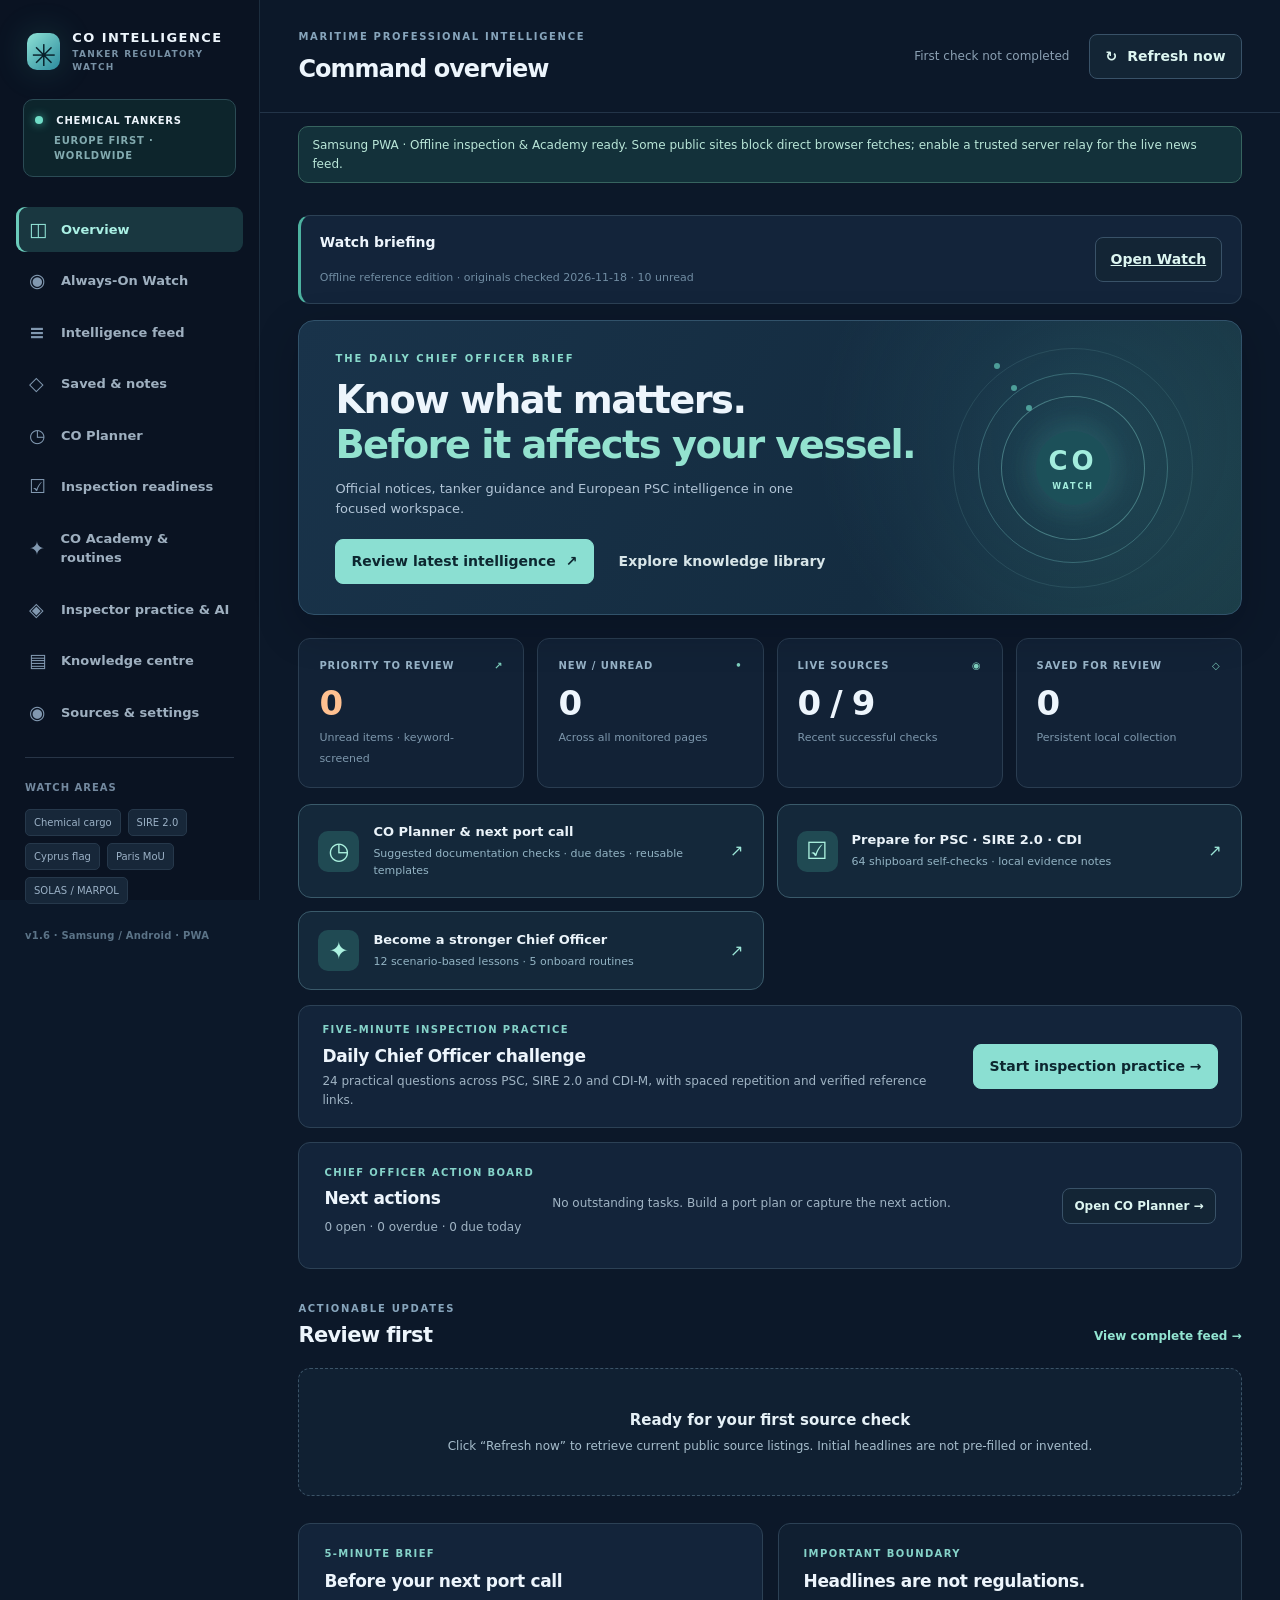
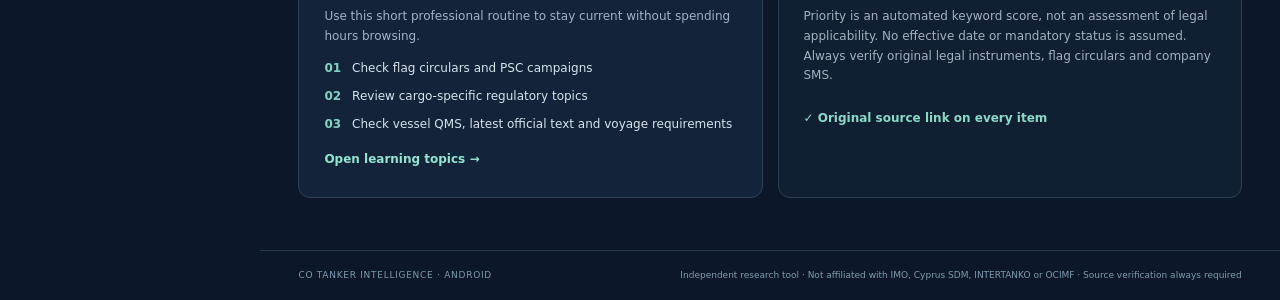
<file: docs/index.html>
<!doctype html>
<html lang="en"><head><meta charset="UTF-8"><meta name="viewport" content="width=device-width, initial-scale=1"><title>CO Tanker Intelligence · Samsung</title><meta name="theme-color" content="#0a1322"><meta name="mobile-web-app-capable" content="yes"><meta name="application-name" content="CO Tanker Intelligence"><link rel="manifest" href="manifest.webmanifest"><link rel="icon" href="icons/icon192.png" sizes="192x192"><link rel="stylesheet" href="styles.css"></head>
<body>
<div class="app">
 <aside class="sidebar">
  <div class="brand"><div class="brand-icon">✳</div><div><strong>CO INTELLIGENCE</strong><small>TANKER REGULATORY WATCH</small></div></div>
  <div class="ship-profile"><span class="pill-dot"></span> CHEMICAL TANKERS <small>EUROPE FIRST · WORLDWIDE</small></div>
  <label class="mobile-module-jump" for="mobileJump">OPEN MODULE <select id="mobileJump" aria-label="Jump to module"><option value="overview">Overview</option><option value="planner">CO Planner</option><option value="inspections">Inspection readiness</option><option value="academy">CO Academy</option><option value="practice">Inspection simulator & AI handoff</option><option value="watch">Always-On Watch</option><option value="feed">News feed</option><option value="saved">Saved & notes</option><option value="learning">Knowledge centre</option><option value="sources">Settings & backup</option></select></label>
  <nav class="main-nav" id="nav">
   <button class="nav-item active" data-page="overview"><span>◫</span> Overview</button>
   <button class="nav-item" data-page="watch"><span>◉</span> Always-On Watch</button>
   <button class="nav-item" data-page="feed"><span>≡</span> Intelligence feed <i id="navUnread"></i></button>
   <button class="nav-item" data-page="saved"><span>◇</span> Saved & notes</button>
   <button class="nav-item" data-page="planner"><span>◷</span> CO Planner <i id="navPlannerBadge" class="planner-nav-count"></i></button>
   <button class="nav-item" data-page="inspections"><span>☑</span> Inspection readiness</button>
   <button class="nav-item" data-page="academy"><span>✦</span> CO Academy & routines</button>
   <button class="nav-item" data-page="practice"><span>◈</span> Inspector practice & AI</button>
   <button class="nav-item" data-page="learning"><span>▤</span> Knowledge centre</button>
   <button class="nav-item" data-page="sources"><span>◉</span> Sources & settings</button>
  </nav>
  <div class="sidebar-bottom"><div class="divider"></div><div class="side-label">WATCH AREAS</div><div class="side-topics"><span>Chemical cargo</span><span>SIRE 2.0</span><span>Cyprus flag</span><span>Paris MoU</span><span>SOLAS / MARPOL</span></div><div class="side-version">v1.6 · Samsung / Android · PWA</div></div>
 </aside>
 <main class="main">
  <header class="topbar"><div><span class="eyebrow">MARITIME PROFESSIONAL INTELLIGENCE</span><h1 id="pageTitle">Command overview</h1></div><div class="top-actions"><span class="sync-text" id="lastSync">Not checked yet</span><button class="button-outline" id="refreshBtn"><span id="syncIcon">↻</span> Refresh now</button></div></header>
  <div class="mobile-hint" id="mobileHint">Samsung Android edition · Inspection checklists and Academy work offline. Internet feed availability is shown per source.</div><div class="main-content">
   <section id="page-overview" class="page active">
    <div class="glass-card watch-overview"><div><strong>Watch briefing</strong><p class="micro" id="watchOverview"></p></div><a class="button-outline" href="#watch">Open Watch</a></div>
    <div class="hero"><div class="hero-overline">THE DAILY CHIEF OFFICER BRIEF</div><h2>Know what matters.<br><em>Before it affects your vessel.</em></h2><p>Official notices, tanker guidance and European PSC intelligence in one focused workspace.</p><div class="hero-buttons"><button class="button-primary" data-action="open-feed">Review latest intelligence <span>↗</span></button><button class="button-ghost" data-action="open-learning">Explore knowledge library</button></div><div class="hero-graphic"><div class="orbits o1"></div><div class="orbits o2"></div><div class="orbits o3"></div><div class="circle-center">CO<span>WATCH</span></div></div></div>
    <div class="metrics"><div class="metric"><div class="metric-label">PRIORITY TO REVIEW <span>↗</span></div><strong id="metricPriority">—</strong><small>Unread items · keyword-screened</small></div><div class="metric"><div class="metric-label">NEW / UNREAD <span>•</span></div><strong id="metricUnread">—</strong><small>Across all monitored pages</small></div><div class="metric"><div class="metric-label">LIVE SOURCES <span>◉</span></div><strong id="metricSources">—</strong><small>Recent successful checks</small></div><div class="metric"><div class="metric-label">SAVED FOR REVIEW <span>◇</span></div><strong id="metricSaved">—</strong><small>Persistent local collection</small></div></div>
    <div class="quick-launch"><button class="launch-card" data-action="open-planner"><span class="launch-icon">◷</span><span><b>CO Planner & next port call</b><small>Suggested documentation checks · due dates · reusable templates</small></span><span class="launch-arrow">↗</span></button>
      <button class="launch-card" data-action="open-inspections"><span class="launch-icon">☑</span><span><b>Prepare for PSC · SIRE 2.0 · CDI</b><small>64 shipboard self-checks · local evidence notes</small></span><span class="launch-arrow">↗</span></button>
      <button class="launch-card" data-action="open-academy"><span class="launch-icon">✦</span><span><b>Become a stronger Chief Officer</b><small>12 scenario-based lessons · 5 onboard routines</small></span><span class="launch-arrow">↗</span></button>
    </div>
    <div class="glass-card practice-overview"><div><div class="card-eyebrow">FIVE-MINUTE INSPECTION PRACTICE</div><h3>Daily Chief Officer challenge</h3><p>24 practical questions across PSC, SIRE 2.0 and CDI-M, with spaced repetition and verified reference links.</p></div><button class="button-primary" data-action="open-practice">Start inspection practice →</button></div>
    <div class="planner-overview glass-card"><div><div class="card-eyebrow">CHIEF OFFICER ACTION BOARD</div><h3>Next actions</h3><p id="plannerPreviewStats" class="planner-sub"></p></div><div id="plannerPreview" class="planner-mini-list"></div><button class="button-outline small" data-action="open-planner">Open CO Planner →</button></div>
    <div class="section-heading"><div><div class="eyebrow">ACTIONABLE UPDATES</div><h2>Review first</h2></div><button class="text-link" data-action="open-feed">View complete feed →</button></div>
    <div id="priorityList" class="news-list"></div>
    <div class="overview-bottom"><div class="glass-card"><div class="card-eyebrow">5-MINUTE BRIEF</div><h3>Before your next port call</h3><p>Use this short professional routine to stay current without spending hours browsing.</p><div class="checkline"><span>01</span> Check flag circulars and PSC campaigns</div><div class="checkline"><span>02</span> Review cargo-specific regulatory topics</div><div class="checkline"><span>03</span> Check vessel QMS, latest official text and voyage requirements</div><button class="text-link" data-action="open-learning">Open learning topics →</button></div><div class="glass-card understated"><div class="card-eyebrow">IMPORTANT BOUNDARY</div><h3>Headlines are not regulations.</h3><p>Priority is an automated keyword score, not an assessment of legal applicability. No effective date or mandatory status is assumed. Always verify original legal instruments, flag circulars and company SMS.</p><div class="verified-line">✓ Original source link on every item</div></div></div>
   </section>
   <section id="page-watch" class="page">
    <div class="section-heading compact"><div><div class="eyebrow">PUBLIC MARITIME SOURCES</div><h2>Watch briefing</h2></div><button class="button-outline" id="watchRefresh">Check for updates</button></div>
    <div id="watchStatus" class="watch-status" role="status" aria-live="polite"></div>
    <p id="watchError" class="micro watch-warning" role="status"></p><p id="watchStorage" class="micro watch-warning" role="status"></p>
    <p id="watchBrief" class="subtle"></p><p id="watchCounts" class="watch-counts"></p>
    <div class="watch-tools"><label class="watch-field">View<select id="watchFilter"><option value="all">All publications</option><option value="last">Since last visit</option><option value="unread">Unread</option><option value="original">Original checked</option><option value="review">Awaiting review</option><option value="inspection">Inspection</option><option value="europe">Europe / Cyprus flag</option><option value="saved">Saved</option></select></label><label class="watch-field">Search<input type="search" id="watchSearch" placeholder="Source, topic or title"></label><button class="button-outline small" id="watchMarkAll">Mark shown as reviewed</button></div>
    <div class="watch-layout"><div><h2>Publications</h2><div id="watchEntries"></div><button class="button-outline" id="watchMore" hidden>Show more publications</button></div><div><h2>Study from the source</h2><div id="watchLessons"></div></div></div>
    <details class="glass-card gap-top"><summary>Source health and last successful checks</summary><div id="watchSources"></div></details>
    <details class="glass-card gap-top"><summary>Feed connection</summary><p class="subtle">Open the private Watch with your ChatGPT account. A self-hosted copy can use its own published JSON feed.</p><div class="watch-connection"><input id="watchFeedUrl" type="text" aria-label="Published feed URL" placeholder="Published HTTPS feed URL"><button class="button-primary" id="watchSaveUrl">Connect feed</button><a class="reference-short" id="watchHosted" target="_blank" rel="noopener noreferrer">Open private Watch</a></div></details>
   </section>
   <section id="page-feed" class="page"><div class="section-heading compact"><div><div class="eyebrow">MONITORED PUBLICATIONS</div><h2>Intelligence feed</h2></div><button class="button-outline small" id="markVisibleRead">Mark shown as read</button></div><div class="filters"><div class="search-input">⌕ <input type="search" id="searchInput" placeholder="Search SIRE, MARPOL Annex II, Paris MoU, Cyprus…"></div><select id="priorityFilter"><option value="all">All priorities</option><option value="high">Priority review</option><option value="medium">Relevant</option><option value="low">General news</option></select><select id="categoryFilter"><option value="all">All topics</option></select><select id="sourceFilter"><option value="all">All sources</option></select><label class="toggle-checkbox"><input id="unreadOnly" type="checkbox"> Unread only</label></div><div id="feedCount" class="results-count"></div><div id="fullFeed" class="news-list feed-list"></div><button class="button-outline" id="showMore" hidden>Show more results</button></section>
   <section id="page-saved" class="page"><div class="section-heading"><div><div class="eyebrow">YOUR PERSONAL REFERENCE FILE</div><h2>Saved reading & notes</h2></div></div><p class="intro">Keep the items you want to discuss at the next safety meeting, review with the Master or incorporate into your onboard procedure checks.</p><div id="savedFeed" class="news-list"></div></section>
   
   <section id="page-planner" class="page">
    <div class="section-heading compact"><div><div class="eyebrow">SHIPBOARD WORK ORGANISATION · OFFLINE FIRST</div><h2>CO Planner & port call assistant</h2></div><button id="plannerExport" class="button-outline small">↓ Export tasks (CSV)</button></div>
    <p class="intro">Prepare a practical action list for each port call. Suggested tasks are <strong>planning prompts, not a verified list of legal or terminal requirements</strong>. Confirm them against the latest agent instructions, applicable rules, charterer/terminal notices and your approved SMS/QMS.</p>
    <div class="planner-stats"><div><span>TOTAL TASKS</span><b id="planTotal">0</b></div><div><span>OPEN ACTIONS</span><b id="planOpen">0</b></div><div><span>OVERDUE</span><b id="planOverdue">0</b></div><div><span>DUE TODAY</span><b id="planToday">0</b></div></div>
    <div class="planner-layout">
     <div class="glass-card"><div class="card-eyebrow">1 / PREPARE THE NEXT PORT</div><h3>Generate context-aware tasks</h3><div class="planner-form-grid">
       <label class="planner-field"><span>Vessel (optional)</span><input id="planVessel" maxlength="60" placeholder="My vessel"></label>
       <label class="planner-field"><span>Port</span><input id="planPort" maxlength="80" placeholder="e.g. Rotterdam"></label>
       <label class="planner-field"><span>ETA (local date)</span><input id="planEta" type="date"></label>
       <label class="planner-field"><span>Operation</span><select id="planActivity"><option value="general">General port call</option><option value="loading">Loading</option><option value="discharging">Discharging</option><option value="tank_cleaning">Tank cleaning</option></select></label>
      </div><button id="plannerGenerate" class="button-primary">+ Build port preparation checklist</button><p class="micro">Generates suggested tasks for before arrival, alongside, before departure and after departure. Repeating the same port, ETA, vessel and operation will not duplicate those suggestions. You remain responsible for verification.</p></div>
     <div class="glass-card"><div class="card-eyebrow">2 / CAPTURE & REUSE</div><h3>New action in seconds</h3><div class="planner-form-grid">
       <label class="planner-field planner-full"><span>Task</span><input id="planNewTitle" maxlength="160" placeholder="e.g. Confirm cargo tank pressure sensor defect status"></label>
       <label class="planner-field"><span>Due date (optional)</span><input id="planNewDue" type="date"></label>
       <label class="planner-field"><span>Priority</span><select id="planNewPriority"><option value="normal">Normal</option><option value="high">High</option><option value="critical">Critical</option><option value="information">Information</option></select></label>
       <label class="planner-field planner-full"><span>Note or action details</span><textarea id="planNewDetails" rows="2" maxlength="1600" placeholder="Owner, document reference, next step…"></textarea></label>
      </div><button id="plannerAdd" class="button-outline">+ Add task</button><div class="planner-reuse"><label class="planner-field"><span>Approved personal templates</span><select id="plannerTemplateSelect"><option value="">Choose saved task template…</option></select></label><div class="planner-inline-actions"><button id="plannerTemplateAdd" class="button-outline small">Use template</button><button id="plannerTemplateDelete" class="mini-btn">Remove template</button></div></div><p class="micro">Select “Reuse as template” on a task to remember your approved wording and reduce repeated typing. This is local rule-based reuse, <strong>not an AI model training itself</strong>.</p></div>
    </div>
    <div class="section-heading"><div><div class="eyebrow">TODAY · UPCOMING · OVERDUE · COMPLETE</div><h2>Action register</h2></div><select id="plannerFilter" aria-label="Filter planner tasks"><option value="open">Open tasks</option><option value="overdue">Overdue</option><option value="today">Due today</option><option value="week">Next 7 days</option><option value="done">Completed</option><option value="all">All tasks</option></select></div>
    <p id="plannerVisibleCount" class="results-count"></p><div id="plannerTasks" class="planner-task-list"></div>
    <p class="inspector-disclaimer">A planner status is an organisational record, not evidence of a completed safety test, approved permit or fulfilled statutory requirement. Use actual documentation, inspections and officer judgement.</p>
   </section>
   <section id="page-inspections" class="page">
    <div class="section-heading compact"><div><div class="eyebrow">PRACTICAL SELF-INSPECTION WORKSPACE</div><h2>Inspection readiness</h2></div><div class="toolbar"><button id="inspectNewsBtn" class="button-outline small">⌕ Related live news</button><button id="exportChecks" class="button-outline small">↓ Export checklist (CSV)</button><button id="resetChecks" class="button-outline small">↺ Reset selected inspection</button></div></div>
    <p class="intro">Walk the ship, check original documents and speak with the team. Save actual observations locally. These independent prompts are not official inspection questionnaires or certification of compliance.</p>
    <div class="inspect-tabs" role="group" aria-label="Select inspection"><button class="inspect-tab active" data-inspection="psc">PSC <small>Port State Control</small></button><button class="inspect-tab" data-inspection="sire">SIRE 2.0 <small>OCIMF vetting</small></button><button class="inspect-tab" data-inspection="cdi">CDI-M <small>Chemical tanker</small></button></div>
    <div class="inspection-profile"><div><label for="vesselInput">VESSEL / ID (OPTIONAL)</label><input id="vesselInput" maxlength="60" placeholder="e.g. MY CHEMICAL TANKER"></div><div><label for="portInput">NEXT PORT (OPTIONAL)</label><input id="portInput" maxlength="80" placeholder="e.g. Rotterdam"></div><div><label for="inspectionDateInput">PLANNED DATE (IF KNOWN)</label><input id="inspectionDateInput" type="date"></div><button class="button-outline small" id="saveVessel">Save profile</button></div>
    <div class="inspect-head"><div><span class="eyebrow" id="inspectionEyebrow"></span><h2 id="inspectionTitle"></h2><p id="inspectionSubtitle"></p><p id="inspectionCaution" class="inspector-notice"></p></div><div id="inspectionStats" class="inspection-stats"></div></div>
    <div class="inspect-infogrid"><div class="glass-card"><div class="card-eyebrow">SUGGESTED PREPARATION FLOW</div><div id="inspectionPhases"></div></div><div class="glass-card"><div class="card-eyebrow">WHAT AN OFFICER SHOULD KNOW</div><div id="inspectionInsights"></div><div id="inspectionLinks" class="inspection-ref"></div></div></div>
    <div class="section-heading"><div><div class="eyebrow">REAL EVIDENCE, NOT PAPER COMPLIANCE</div><h2>Self-check and action log</h2></div></div>
    <div class="inspect-toolbar"><input id="inspectionSearch" type="search" placeholder="Find cargo, records, alarms, drills…" aria-label="Search checklist"><select id="inspectionStatusFilter"><option value="all">All checks</option><option value="pending">Not reviewed</option><option value="action">Action required</option><option value="verified">Checked onboard</option><option value="na">Not applicable</option></select><label class="toggle-checkbox"><input type="checkbox" id="criticalFirst" checked> Critical topics first</label></div>
    <p id="inspectionCount" class="results-count"></p><div id="inspectionItems"></div>
    <p class="inspector-disclaimer">Selecting “Checked onboard” records your own review only. It does not imply statutory compliance, a completed inspection, or approval by the Master, flag, class, OCIMF or CDI. Use the current approved company QMS/SMS and applicable official rules.</p>
   </section>
   <section id="page-academy" class="page">
    <div class="section-heading compact"><div><div class="eyebrow">PRACTICAL CHIEF OFFICER DEVELOPMENT</div><h2>CO Academy & shipboard routines</h2></div></div>
    <p class="intro">Short, ship-relevant lessons for cargo safety, inspection performance, leadership, pollution prevention and confident decisions. Designed for discussion with the team, not memorised answers.</p>
    <div class="academy-hero"><div><span class="eyebrow">TODAY'S 10-MINUTE DRILL</span><h3 id="todayDrillTitle">A focused scenario every day</h3><p id="todayDrillText"></p><button id="drillOpen" class="button-primary">Open this lesson →</button></div><div class="academy-stat"><strong id="studyCount">0 / 12</strong><small>Lessons reviewed on this device</small></div></div>
    <div class="section-heading"><div><div class="eyebrow">PRACTICE ONBOARD</div><h2>Five Chief Officer routines</h2></div></div>
    <div id="routineTabs" class="routine-tabs"></div><div id="routinePanel" class="routine-panel"></div>
    <div class="section-heading space-top"><div><div class="eyebrow">THINK · DISCUSS · APPLY</div><h2>Scenario-based learning modules</h2></div><button id="showUnstudied" class="button-outline small">Show not yet studied</button></div>
    <p class="subtle">Choose a topic, try to answer the scenario before revealing the suggested debrief. Record your learning by marking it reviewed.</p><div id="academyGrid" class="academy-grid"></div>
    <p class="inspector-disclaimer">Educational guidance only. Review current IMO/flag/port requirements, approved equipment manuals, SDS, company SMS/QMS and terminal or charterer instructions before operational decisions.</p>
   </section>
   <section id="page-practice" class="page">
    <div class="section-heading compact"><div><div class="eyebrow">OFFLINE-FIRST · REAL SHIPBOARD COMPETENCE</div><h2>Inspector practice & AI research handoff</h2></div></div>
    <p class="intro">Scenario-based self-training; these are original practice prompts, not official confidential SIRE/CDI questions, and they do not certify onboard compliance. Reveal guidance, grade your confidence and build a spaced-repetition review history.</p>
    <div class="practice-layout">
     <div class="glass-card"><div class="card-eyebrow">INSPECTION INTERVIEW SIMULATOR</div><h3>Practical scenarios</h3><div class="toolbar"><label for="practiceFilter">Inspection</label><select id="practiceFilter"><option value="all">All · PSC + SIRE 2.0 + CDI-M</option><option value="psc">Port State Control</option><option value="sire">SIRE 2.0</option><option value="cdi">CDI-M</option></select><button id="practiceNext" class="button-outline small">Next due question →</button></div><p id="practiceStats" class="subtle"></p><div id="practiceQueue"></div></div>
     <div class="glass-card"><div class="card-eyebrow">AI-READY RESEARCH · NO SECRET API KEYS</div><h3>Ask CO Intelligence</h3><p class="subtle">Build a source-aware question, copy it and paste into ChatGPT or Gemini. The app does not send your ship's private data or silently claim an AI connection.</p><label class="practice-field">Your question <textarea id="askQuestion" rows="4" maxlength="1500" placeholder="E.g. How should I prepare for a CDI-M cargo-system interview?"></textarea></label><label class="practice-field">Area <select id="askTopic"><option>Inspection readiness</option><option>Cargo operations</option><option>Tank cleaning</option><option>MARPOL Annex II / IBC</option><option>PSC & statutory compliance</option><option>Equipment and crew training</option></select></label><label class="practice-field">Primary reference <select id="askReference"></select></label><div class="scenario-actions"><button id="buildAIPrompt" class="button-primary">Build research question</button><button id="copyAsk" class="button-outline" disabled>Copy for AI</button></div><textarea id="askPreview" rows="9" hidden aria-label="Generated research question"></textarea><div class="scenario-actions"><button id="openChatGPT" class="button-outline small">Open ChatGPT ↗</button><button id="openGemini" class="button-outline small">Open Gemini ↗</button></div><p class="micro">No live AI answer is generated inside this offline application. Review AI outputs against the cited original source, your ship's SMS, P&A Manual and other controlled documents.</p></div>
    </div>
    <div class="section-heading"><div><div class="eyebrow">PRIMARY-SOURCE RESEARCH STARTING POINTS · VERIFIED URLS 17 NOV 2026</div><h2>Official regulatory & inspection reference desk</h2></div></div>
    <p class="intro">Direct links to primary authorities and recognised inspection programmes. Each page must be rechecked when used; a verified link is not confirmation that all its contents are current or applicable to your vessel.</p><div id="referencesDesk" class="desk-grid"></div><div class="section-heading"><div><div class="eyebrow">SOURCE-VERIFIED SNAPSHOT · 17 NOVEMBER 2026 · NOT A LIVE NEWS FEED</div><h2>Regulatory developments to watch</h2></div></div><div id="verifiedBriefs" class="brief-grid"></div>
   </section>
   <section id="page-learning" class="page"><div class="section-heading"><div><div class="eyebrow">LIFELONG PROFESSIONAL DEVELOPMENT</div><h2>Knowledge centre</h2></div></div><p class="intro">A practical Chief Officer learning map. Each topic links to a live feed search; these notes are study prompts, not a substitute for approved manuals or controlled documents.</p><div class="knowledge-grid" id="knowledgeGrid"></div><div class="section-heading space-top"><div><div class="eyebrow">OFFICIAL & PROFESSIONAL REFERENCES</div><h2>Reference library</h2></div></div><div id="quickLinks"></div></section>
   <section id="page-sources" class="page"><div class="section-heading"><div><div class="eyebrow">TRANSPARENT MONITORING</div><h2>Source health & preferences</h2></div></div><div class="settings-layout"><div><div class="glass-card"><div class="card-eyebrow">SOURCE MONITORING WHILE APP IS OPEN</div><div class="field"><label for="intervalSelect">Refresh interval (while this app is open)</label><select id="intervalSelect"><option value="30">Every 30 minutes</option><option value="60">Every 1 hour</option><option value="180">Every 3 hours</option><option value="360">Every 6 hours</option><option value="720">Every 12 hours</option><option value="1440">Every 24 hours</option></select></div><label class="setting-check"><input type="checkbox" id="notifyToggle"> Notify about new priority items</label><label class="setting-check"><input type="checkbox" id="europeToggle"> Prioritise Europe and Cyprus flag</label><div class="field"><label for="keywordsField">Custom relevance keywords · comma-separated</label><textarea id="keywordsField" rows="4" spellcheck="false"></textarea></div><button class="button-primary" id="saveSettings">Save preferences</button><p class="micro">Stored locally on this device. No automatic sync between PC and phone; use Export / Import backup. When hosted, source requests may go through your own serverless proxy. No AI API key required.</p></div><div class="glass-card gap-top"><div class="card-eyebrow">CUSTOM RSS / ATOM FEED</div><p class="subtle">Add a public XML feed from an official flag, class or maritime publisher. Browser permission is requested for its domain.</p><div class="field"><label for="customName">Source name</label><input id="customName" placeholder="e.g. Flag authority announcements"></div><div class="field"><label for="customUrl">Full RSS / Atom URL</label><input id="customUrl" type="url" placeholder="https://example.org/news/feed.xml"></div><button class="button-outline" id="addSource">+ Add source</button><p id="addSourceMsg" class="micro" role="status"></p></div><div class="glass-card gap-top"><div class="card-eyebrow">YOUR DATA</div><p class="subtle">Keep a portable local backup of saved items, notes, unread states, inspection self-checks, learning progress and preferences.</p><div class="data-actions"><button class="button-outline small" id="exportData">↓ Export backup</button><button class="button-outline small" id="importData">↑ Import backup</button><input id="importFile" hidden type="file" accept="application/json,.json"></div></div></div><div><div class="glass-card"><div class="card-eyebrow">SOURCE MONITORING STATUS</div><div id="sourcesList"></div><p class="micro">“Check failed” means the site may block automated access or its layout has changed. It must never be interpreted as “no new requirements”.</p></div><div class="glass-card gap-top muted-warning"><div class="card-eyebrow">VERIFY BEFORE ACTION</div><p>This mobile app tracks public listing pages while it is open. It does not run scheduled scans or push alerts when Android suspends it. It does not scan paid IMO publications, member-only INTERTANKO documents, internal QMS, your inbox or official flag emails. It cannot certify compliance or read full regulatory PDF amendments automatically.</p></div></div></div></section>
  </div><footer>CO TANKER INTELLIGENCE · ANDROID <span>Independent research tool · Not affiliated with IMO, Cyprus SDM, INTERTANKO or OCIMF · Source verification always required</span></footer>
 </main>
</div><div id="toast" role="status" aria-live="polite"></div><script type="module" src="mobile_core.js"></script></body></html>
</file>
<file: docs/styles.css>
:root{color-scheme:dark;--navy:#0b1526;--side:#0a1322;--panel:#111f32;--panel2:#16263a;--stroke:#25364a;--ink:#edf5fc;--muted:#97a8bc;--soft:#c0ccda;--accent:#77d7ca;--gold:#f3bc78;--red:#ff9b91;--blue:#84b5ee;--shadow:0 14px 40px rgba(1,8,18,.25)}*{box-sizing:border-box}html{min-width:320px;scroll-behavior:smooth}body{margin:0;background:#0c1829;color:var(--ink);font:14px/1.5 system-ui,-apple-system,"Segoe UI",Arial,sans-serif}button,input,select,textarea{font:inherit}button{cursor:pointer}a{color:inherit}a:hover{color:var(--accent)}.app{min-height:100vh;display:flex}.sidebar{width:260px;min-width:260px;background:var(--side);border-right:1px solid #1c2d3e;display:flex;flex-direction:column;position:sticky;top:0;height:100vh;padding:27px 16px 17px}.brand{display:flex;align-items:center;gap:12px;padding:1px 11px 24px}.brand-icon{width:37px;height:37px;background:linear-gradient(135deg,#8ee2d6,#2b8a9c);box-shadow:0 0 35px rgba(77,191,182,.19);color:#08202a;font-size:30px;font-weight:800;display:grid;place-items:center;border-radius:10px}.brand strong{display:block;font-size:13px;letter-spacing:.11em;font-weight:800}.brand small{display:block;color:#7891a5;font-size:9px;font-weight:650;letter-spacing:.14em}.ship-profile{border:1px solid #2b4b55;background:#0d252c;border-radius:10px;padding:13px 11px;margin:0 7px 30px;font-size:10px;letter-spacing:.08em;font-weight:750}.ship-profile small{display:block;color:#82aaaf;font-size:10px;margin:5px 0 0 19px}.pill-dot{display:inline-block;background:#70ddc7;width:8px;height:8px;border-radius:50%;margin-right:9px;box-shadow:0 0 10px #3db49d}.main-nav{display:grid;gap:6px}.nav-item{width:100%;border:0;text-align:left;background:transparent;color:#9eafbf;font-size:13px;font-weight:620;padding:13px 13px;border-radius:9px;display:flex;gap:12px;align-items:center}.nav-item span{font-size:19px;line-height:1;width:20px;color:#8198b0}.nav-item.active{color:#aaf0e4;background:#193740;box-shadow:inset 3px 0 #6bcbbb}.nav-item.active span{color:#92e4d7}.nav-item:hover:not(.active){background:#122234;color:white}.nav-item i{margin-left:auto;font-style:normal;background:#c5774d;border-radius:50%;width:6px;height:6px;display:none}.sidebar-bottom{margin-top:auto;padding:0 9px}.divider{border-top:1px solid #283547;margin:22px 0}.side-label,.side-version{font-size:10px;letter-spacing:.1em;color:#73899f;font-weight:750}.side-topics{display:flex;flex-wrap:wrap;gap:7px;margin:14px 0 24px}.side-topics span{padding:5px 8px;background:#172739;color:#9bb1c6;border:1px solid #26384b;border-radius:5px;font-size:10px}.side-version{letter-spacing:.02em;color:#5b7387}.main{flex:1;min-width:0;display:flex;flex-direction:column;min-height:100vh}.topbar{min-height:110px;display:flex;justify-content:space-between;align-items:center;padding:25px clamp(24px,3vw,51px);border-bottom:1px solid #233448;gap:24px}.eyebrow{color:#87a5bc;font-weight:790;font-size:10px;letter-spacing:.17em}.topbar h1{font-size:24px;margin:5px 0 0;font-weight:720;letter-spacing:-.04em}.top-actions{display:flex;align-items:center;gap:20px}.sync-text{font-size:12px;color:#8ba0b3;text-align:right}.button-outline,.button-primary,.button-ghost{border-radius:8px;padding:11px 15px;font-weight:720;display:inline-flex;align-items:center;justify-content:center;gap:10px;white-space:nowrap;transition:.15s}.button-outline{border:1px solid #395268;color:#ddf6f1;background:#132535}.button-outline:hover{border-color:var(--accent);background:#173d43}.button-primary{background:#8bdfd2;color:#0d2730;border:1px solid #8bdfd2}.button-primary:hover{background:#b0f2e7}.button-ghost{background:transparent;border:1px solid transparent;color:#d7e5e8}.button-ghost:hover{border-color:#587e80}.button-outline.small{font-size:12px;padding:8px 11px}.main-content{width:100%;max-width:1500px;margin:0 auto;padding:32px clamp(24px,3vw,51px) 52px}.page{display:none}.page.active{display:block}.hero{min-height:252px;background:radial-gradient(circle at 83% 40%,rgba(66,148,156,.18),transparent 33%),linear-gradient(118deg,#19334a 0,#142c40 65%,#1b3c47 100%);border:1px solid #31526a;border-radius:16px;position:relative;overflow:hidden;padding:30px 36px;margin-bottom:23px;box-shadow:var(--shadow)}.hero-overline{font-size:10px;letter-spacing:.2em;color:#89dacc;font-weight:780}.hero h2{font-size:clamp(27px,3vw,39px);line-height:1.16;letter-spacing:-.04em;margin:12px 0 12px;font-weight:750;max-width:580px;position:relative;z-index:1}.hero h2 em{font-style:normal;color:#93e2cf}.hero p{font-size:13px;color:#b2c5d7;max-width:465px;margin:0 0 21px;position:relative;z-index:1}.hero-buttons{display:flex;flex-wrap:wrap;gap:9px;position:relative;z-index:1}.hero-graphic{position:absolute;right:4%;top:50%;transform:translateY(-50%);width:260px;height:260px;pointer-events:none}.orbits{position:absolute;border:1px solid rgba(137,209,207,.13);border-radius:50%;inset:10px}.o2{inset:35px;border-color:rgba(135,221,217,.28)}.o3{inset:58px;border-color:rgba(146,232,225,.36);background:radial-gradient(circle,rgba(71,166,160,.19),transparent 60%)}.orbits:after{content:"";position:absolute;top:6%;left:17%;width:6px;height:6px;border-radius:50%;background:rgba(113,225,206,.6)}.circle-center{position:absolute;inset:93px;border-radius:50%;background:#1c5059;color:#a3eddd;display:flex;flex-direction:column;align-items:center;justify-content:center;font-weight:900;letter-spacing:.15em;font-size:26px;box-shadow:0 0 40px rgba(76,189,182,.15)}.circle-center span{font-size:8px;letter-spacing:.24em}.metrics{display:grid;grid-template-columns:repeat(4,minmax(0,1fr));gap:13px}.metric{border:1px solid #2a3d51;border-radius:12px;background:#122236;padding:19px 20px}.metric-label{display:flex;justify-content:space-between;color:#97b3c7;font-size:10px;font-weight:760;letter-spacing:.09em;gap:4px}.metric-label span{color:#7dcfbd}.metric strong{display:block;font-size:34px;line-height:1.2;letter-spacing:-.04em;margin:10px 0 2px;font-weight:760}.metric:first-child strong{color:#ffc191}.metric small{font-size:11px;color:#7d97ac}.section-heading{margin:32px 0 16px;display:flex;justify-content:space-between;align-items:end;gap:18px}.section-heading h2{font-size:21px;margin:4px 0 0;letter-spacing:-.03em;font-weight:720}.section-heading.compact{margin-top:0}.text-link{border:0;background:none;color:#93e5d2;font-size:12px;font-weight:760;padding:7px 0;text-align:left}.text-link:hover{text-decoration:underline}.news-list{display:grid;gap:9px}.news-card{background:#122236;border:1px solid #263c4e;border-radius:10px;display:grid;grid-template-columns:5px minmax(0,1fr);overflow:hidden;box-shadow:0 3px 14px rgba(0,0,0,.06)}.news-card.unread{background:#16283d}.news-card:hover{border-color:#3c6071}.priority-bar{background:#37566b}.news-card.priority-high .priority-bar{background:#f0ae71}.news-card.priority-medium .priority-bar{background:#7bc5ba}.news-inner{padding:17px 21px 15px}.news-head{display:flex;align-items:center;gap:10px;flex-wrap:wrap;font-size:11px;color:#94a6b5}.source-tag{color:#e3eaf1;font-weight:750}.priority-tag{border-radius:4px;padding:2px 7px;font-size:10px;letter-spacing:.04em;font-weight:750;background:#233951;color:#afbfcd}.priority-high .priority-tag{background:#593f33;color:#ffd0a0}.priority-medium .priority-tag{background:#1e4445;color:#9ae6d9}.news-title{font-size:15px;line-height:1.4;font-weight:750;margin:7px 0 6px;letter-spacing:-.01em}.news-title a{text-decoration:none}.news-title a:hover{color:#b8f4df}.news-summary{color:#9cafc0;margin:0 0 9px;font-size:12px;line-height:1.5;max-width:900px}.news-foot{display:flex;align-items:center;gap:8px;flex-wrap:wrap;margin-top:11px}.topic-chip{color:#87c8bc;border:1px solid #315855;border-radius:4px;padding:3px 6px;font-size:10px;font-weight:740;letter-spacing:.03em}.news-actions{display:flex;gap:7px;align-items:center;margin-left:auto}.mini-btn{background:#15293e;border:1px solid #344c61;color:#b9d2e2;padding:6px 9px;border-radius:6px;font-size:11px;font-weight:730}.mini-btn:hover{border-color:#82d2c2;color:#def9ef}.mini-btn.saved{color:#ffd594;border-color:#766442;background:#332d25}.detail-panel{padding:12px 15px;margin:11px 0 4px;border:1px solid #355063;border-radius:8px;background:#0d1d2d;color:#b5c8d6;font-size:12px}.detail-panel b{color:#e0edf2}.detail-panel .detail-note{margin-top:9px}.detail-panel textarea{display:block;width:100%;min-height:66px;margin-top:7px;resize:vertical}.overview-bottom{display:grid;grid-template-columns:1fr 1fr;gap:15px;margin-top:27px}.glass-card{border:1px solid #2c4155;border-radius:12px;background:#13243a;padding:22px 25px}.glass-card.understated{background:#101f31}.card-eyebrow{color:#85d3c9;font-size:10px;font-weight:800;letter-spacing:.14em}.glass-card h3{font-size:17px;margin:8px 0 6px;letter-spacing:-.02em}.glass-card p{color:#a0b4c4;font-size:12px;line-height:1.65}.checkline{display:flex;gap:11px;align-items:start;font-size:12px;color:#d7e3ed;margin:10px 0}.checkline span{font-weight:800;color:#84d0c4}.verified-line{margin-top:23px;font-weight:720;color:#8bd9ca;font-size:12px}.filters{display:flex;align-items:center;gap:10px;flex-wrap:wrap;margin:16px 0}.filters select,select,input,textarea{background:#132539;border:1px solid #3a5266;border-radius:8px;color:#e4edf4;padding:10px 11px;outline:none}.filters select{font-size:12px;max-width:200px}.filters input:focus,select:focus,textarea:focus{border-color:#87dbcb;box-shadow:0 0 0 3px rgba(125,212,198,.09)}.search-input{display:flex;gap:9px;align-items:center;background:#132539;border:1px solid #3a5266;border-radius:8px;padding:0 12px;color:#8fc9c0;flex:1;min-width:200px}.search-input input{width:100%;border:0;background:transparent;padding:10px 0;font-size:12px;box-shadow:none!important}.toggle-checkbox,.setting-check{display:flex;align-items:center;gap:7px;color:#b9cbd7;font-size:12px}.toggle-checkbox input,.setting-check input{accent-color:#8cdfd1}.results-count{font-size:11px;color:#8da3b8;margin:6px 0 12px}.intro{color:#9dafc1;max-width:760px;line-height:1.65}.empty-state{border:1px dashed #3b5367;background:#102032;border-radius:12px;padding:40px 23px;text-align:center;color:#a6bdcc}.empty-state strong{display:block;color:#e5f0f6;margin-bottom:6px;font-size:15px}.empty-state p{margin:0;font-size:12px}.knowledge-grid{display:grid;grid-template-columns:repeat(2,minmax(0,1fr));gap:14px;margin-top:22px}.knowledge-card{background:#14273b;border:1px solid #304a5d;border-radius:11px;padding:22px;display:flex;flex-direction:column}.knowledge-card .num{color:#7dcbbc;font-size:11px;font-weight:800}.knowledge-card h3{margin:10px 0 2px;font-size:16px}.knowledge-card .sub{margin:0 0 13px;color:#81bfbd;font-size:11px;font-weight:740}.knowledge-card p{color:#9bb0c2;line-height:1.65;font-size:12px;flex:1}.space-top{margin-top:36px}.reference-group{margin:22px 0}.reference-group h3{color:#9ee0d6;font-size:12px;letter-spacing:.08em}.reference-row{display:flex;justify-content:space-between;gap:20px;padding:11px 6px;border-bottom:1px solid #293e4f;font-size:12px}.reference-row a{color:#e4eef3;font-weight:760;text-decoration:none}.reference-row a:hover{color:#8cddcc}.reference-row span{color:#8fa4b7;text-align:right}.settings-layout{display:grid;grid-template-columns:minmax(0,1fr) minmax(0,1.1fr);gap:16px;margin-top:20px;align-items:start}.settings-layout .glass-card{padding:22px}.field{margin:17px 0}.field label{display:block;color:#bdccd9;font-weight:700;font-size:12px;margin-bottom:7px}.field select,.field input,.field textarea{width:100%}.setting-check{margin:15px 0}.micro{color:#718da3!important;font-size:11px!important;margin-top:16px!important;line-height:1.5}.subtle{color:#a0b5c4;font-size:12px}.source-row{display:flex;gap:12px;align-items:center;border-bottom:1px solid #293e50;padding:13px 0}.source-row:last-child{border-bottom:0}.source-icon{width:34px;height:34px;background:#203d4e;border:1px solid #33576c;border-radius:8px;display:grid;place-items:center;color:#b8e5de;font-weight:800;font-size:10px;flex-shrink:0}.source-info{min-width:0;flex:1}.source-info strong{display:block;color:#e8f4f6;font-size:12px}.source-info small{display:block;color:#869fb0;font-size:11px}.source-state{font-size:10px;font-weight:770;text-align:right}.status-ok{color:#8cddc2}.status-fail{color:#ffb69e}.status-pending{color:#9aaec2}.source-row button.source-toggle{width:17px;height:17px;accent-color:#8de4d3}.source-row .delete{border:0;background:none;color:#c9a18d;font-size:15px}.data-actions{display:flex;gap:7px;flex-wrap:wrap}.muted-warning{border-color:#544c3f;background:#242332}footer{margin-top:auto;border-top:1px solid #26394c;color:#7f9cb0;font-size:9px;letter-spacing:.08em;padding:18px clamp(24px,3vw,51px);display:flex;justify-content:space-between;gap:20px}footer span{letter-spacing:normal}#showMore{margin:18px 0}#toast{position:fixed;right:22px;bottom:22px;background:#b4eee2;color:#0f292d;padding:13px 17px;font-weight:750;box-shadow:var(--shadow);border-radius:9px;max-width:370px;opacity:0;pointer-events:none;transition:opacity .15s;z-index:10}#toast.show{opacity:1}#syncIcon.spinning{display:inline-block;animation:spin 1s linear infinite}@keyframes spin{to{transform:rotate(360deg)}}@media(max-width:1180px){.hero-graphic{right:-30px;opacity:.5}.metrics{grid-template-columns:repeat(2,minmax(0,1fr))}.settings-layout{grid-template-columns:1fr}}@media(max-width:790px){.sidebar{width:69px;min-width:69px;padding:17px 8px}.brand{padding:0 8px 20px}.brand>div:last-child,.ship-profile,.nav-item:not(.active)~span,.sidebar-bottom{display:none}.nav-item{font-size:0;justify-content:center;padding:14px 5px}.nav-item span{font-size:23px}.nav-item i{display:none!important}.topbar{padding:18px 21px}.main-content{padding:24px 20px}.hero{padding:27px 23px}.hero-graphic{opacity:.2}.top-actions{gap:7px}.sync-text{display:none}.overview-bottom,.knowledge-grid{grid-template-columns:1fr}.reference-row{flex-direction:column;gap:3px}.reference-row span{text-align:left}footer{padding:15px 20px;display:block}footer span{display:block;margin-top:5px}}@media(max-width:490px){.sidebar{width:50px;min-width:50px;padding:13px 3px}.brand{padding:0 3px 15px}.brand-icon{width:32px;height:32px;font-size:26px}.topbar h1{font-size:19px}.button-outline,.button-primary,.button-ghost{font-size:11px;padding:9px}.metrics{grid-template-columns:1fr 1fr;gap:8px}.metric{padding:14px}.metric strong{font-size:27px}.metric small{font-size:10px}.metric-label{font-size:9px}.news-inner{padding:14px}.news-actions{margin-left:0;width:100%;margin-top:4px}.filters select{flex:1;max-width:none}.hero h2{font-size:28px}}

/* v1.1 - inspection readiness + officer coaching */
.quick-launch{display:grid;grid-template-columns:1fr 1fr;gap:13px;margin-top:16px}
.launch-card{display:flex;align-items:center;gap:14px;background:#14283a;border:1px solid #3a5a6a;color:#eaf3f9;border-radius:13px;text-align:left;padding:18px 19px;min-width:0}
.launch-card:hover{background:#193448;border-color:#7fd5c3;transform:translateY(-1px)}
.launch-card b,.launch-card small{display:block}.launch-card b{font-size:13px;line-height:1.45}.launch-card small{font-size:11px;color:#93b4c4;margin-top:4px}.launch-arrow{color:#9ce5d7;margin-left:auto;font-size:16px}.launch-icon{width:41px;height:41px;display:grid;place-items:center;border-radius:10px;background:#204a53;color:#acf2e0;font-size:24px;flex-shrink:0}
.toolbar,.inspect-toolbar{display:flex;gap:9px;align-items:center;flex-wrap:wrap}.inspect-toolbar{margin:17px 0 10px}.inspect-toolbar input[type=search]{width:min(460px,100%);flex:1}.inspect-toolbar select{min-width:185px}
.inspect-tabs{display:flex;gap:9px;background:#0e1b2d;border:1px solid #2c4558;border-radius:13px;padding:7px;margin:22px 0 16px}
.inspect-tab{flex:1;border:1px solid transparent;background:transparent;color:#a4b8c9;border-radius:9px;padding:12px;text-align:left;font-weight:850;font-size:15px}
.inspect-tab small{display:block;color:#809aad;font-size:11px;font-weight:520;margin-top:2px}.inspect-tab.active{background:#1d3f48;color:#b6f2e6;border-color:#398b82}.inspect-tab.active small{color:#9bd5cb}
.inspection-profile{display:flex;gap:11px;align-items:end;flex-wrap:wrap;padding:18px 17px;background:#102338;border:1px solid #2d455a;border-radius:12px;margin-bottom:20px}
.inspection-profile>div{flex:1;min-width:170px}.inspection-profile label{display:block;font-size:10px;letter-spacing:.08em;color:#94bac8;font-weight:800;margin-bottom:8px}.inspection-profile input{width:100%;font-size:12px;padding:9px 10px;min-height:38px}.inspection-profile button{margin-bottom:1px}
.inspect-head{display:flex;justify-content:space-between;align-items:start;gap:21px;margin:6px 0 15px}.inspect-head h2{font-size:23px;letter-spacing:-.03em;margin:3px 0}.inspect-head p{max-width:670px;color:#adc3d0;margin:8px 0;font-size:12px}.inspector-notice{color:#edd0a6!important}
.inspection-stats{display:grid;grid-template-columns:repeat(3,minmax(92px,1fr));gap:8px;min-width:310px}.stat-tile{background:#172b40;border:1px solid #365369;padding:11px 12px;border-radius:9px}.stat-tile b{display:block;font-size:21px;letter-spacing:-.03em}.stat-tile span{font-size:10px;color:#9ab1c3}.stat-tile.urgent b{color:#ffae93}
.inspect-infogrid{display:grid;grid-template-columns:1fr 1fr;gap:13px;margin-top:18px}.inspect-infogrid .glass-card{padding:19px}.phase-step{display:flex;gap:11px;align-items:start;padding:11px 0;border-bottom:1px solid #2c4355}.phase-step:last-child{border-bottom:0}.phase-number{color:#8bdccf;font-weight:800;font-size:12px}.phase-step b{font-size:11px;letter-spacing:.05em;color:#e2eef5}.phase-step p{color:#a0b8c8;font-size:11px;margin:4px 0 0}.insight-line{display:flex;gap:9px;padding:5px 0}.insight-line span{color:#91ddcb}.insight-line p{margin:0;font-size:12px}.inspection-ref{display:flex;flex-wrap:wrap;gap:8px 12px;margin-top:18px}.reference-short{font-size:11px;color:#8ee0d0;font-weight:670;text-decoration:none}.reference-short:hover{text-decoration:underline}
.check-group{margin:20px 0 28px}.check-group-header{display:flex;justify-content:space-between;align-items:center;padding:0 4px 11px;border-bottom:1px solid #375168}.check-group-header h3{font-size:16px;margin:0}.check-count{font-size:10px;color:#98c7c4;text-transform:uppercase;letter-spacing:.1em}
.check-card{border:1px solid #30495e;border-radius:10px;background:#13243a;margin-top:9px;padding:15px 19px}.check-card.critical-check{border-left:3px solid #d2a367}.check-card.needs-action{background:#302a33;border-color:#a26660}.check-card.reviewed:not(.needs-action){border-color:#335f57}
.check-upper{display:flex;justify-content:space-between;align-items:center;gap:15px}.check-title{min-width:0}.check-title h4{font-size:14px;letter-spacing:-.01em;margin:6px 0 0;color:#ebf6f9}.check-flags{display:flex;gap:7px;align-items:center;flex-wrap:wrap}.flag-critical,.flag-kind{font-size:9px;letter-spacing:.05em;font-weight:800;color:#ffc794}.flag-kind{color:#8faebe}.status-select{min-width:165px;font-size:11px;font-weight:750;max-width:205px;flex-shrink:0}.check-text{font-size:12px;color:#aebfcc;margin:9px 0}.check-footer{display:flex;justify-content:space-between;gap:20px;align-items:center;border-top:1px solid #2a4156;padding-top:10px}.evidence-line{font-size:11px;color:#8daec0;line-height:1.5}.check-footer button{flex-shrink:0}
.check-note-panel{margin-top:14px;background:#0e2132;border:1px solid #315265;border-radius:8px;padding:14px}.note-label{color:#a8dfd4;font-size:10px;letter-spacing:.06em;font-weight:780;display:block;margin-bottom:9px}.check-note-panel textarea{display:block;width:100%;resize:vertical;font-size:12px}.check-note-buttons{display:flex;align-items:center;justify-content:space-between;gap:12px;margin-top:10px}.note-meta{color:#90a6b6;font-size:10px}.inspector-disclaimer{color:#bdb19e;padding:13px 16px;border-left:3px solid #a88354;background:#1d2834;border-radius:5px;font-size:11px;line-height:1.65;margin-top:23px}
.academy-hero{display:flex;align-items:center;justify-content:space-between;gap:18px;margin-top:22px;background:linear-gradient(120deg,#173f49,#153042 60%,#172639);border:1px solid #3b7772;border-radius:14px;padding:27px 31px}.academy-hero h3{font-size:21px;margin:10px 0 5px;letter-spacing:-.025em}.academy-hero p{font-size:12px;color:#c0d6de;max-width:590px;margin:5px 0 15px}.academy-stat{border-left:1px solid #4a787e;padding-left:25px;text-align:center;min-width:148px}.academy-stat strong{font-size:33px;display:block;letter-spacing:-.045em}.academy-stat small{font-size:11px;display:block;color:#9cc8c7}
.routine-tabs{display:flex;gap:8px;flex-wrap:wrap;margin:15px 0}.routine-tab{border:1px solid #3b5465;background:#13273a;color:#abc0cf;padding:10px 12px;border-radius:8px;font-size:11px;font-weight:760}.routine-tab.active{color:#afe9db;background:#1c4650;border-color:#5ca799}.routine-panel{border:1px solid #345469;border-radius:12px;padding:18px 22px;background:#12263a}.routine-header{display:flex;justify-content:space-between;gap:8px;align-items:center}.routine-header strong{font-size:16px}.routine-header span{color:#90b0bf;font-size:11px}.routine-progress{color:#8dd6c9;font-size:11px;border-bottom:1px solid #2b4456;padding:8px 0 14px;margin:4px 0 6px}.routine-step{display:flex;align-items:start;gap:11px;padding:8px 0;color:#c8d7df;font-size:12px;cursor:pointer}.routine-step input{margin-top:3px;accent-color:#83d6bf}.routine-step input:checked+span{text-decoration:line-through;color:#7998a5}
.academy-grid{display:grid;grid-template-columns:repeat(2,minmax(0,1fr));gap:14px;margin-top:19px;align-items:start}.academy-card{border:1px solid #355064;border-radius:12px;background:#14273a;padding:20px 22px;scroll-margin-top:25px}.academy-card.is-studied{border-color:#3a6c64}.academy-card-top{display:flex;justify-content:space-between;gap:8px;align-items:start;flex-wrap:wrap}.lesson-tag{font-size:10px;font-weight:800;text-transform:uppercase;letter-spacing:.07em;color:#9dd7ce}.lesson-status{font-size:10px;color:#8fa6b8}.academy-card.is-studied .lesson-status{color:#8ce0c6}.academy-card h3{font-size:16px;margin:11px 0 8px}.academy-card .lesson-goal{color:#a2b9c8;font-size:12px;min-height:37px}.academy-card>.button-outline{margin-top:6px}.lesson-content{border-top:1px solid #375267;padding-top:13px;margin-top:17px}.lesson-content h4{font-size:12px;color:#e1f2ee;margin:0 0 8px}.lesson-points{padding-left:20px;margin:0 0 18px}.lesson-points li{font-size:12px;color:#b5c7d3;margin:6px 0;line-height:1.55}.lesson-scenario{font-size:12px;font-weight:720;color:#e6f4f7}.lesson-answer{font-size:12px;color:#a6ddcb;background:#102e36;border-left:2px solid #80d6c4;padding:11px 13px;margin-top:10px}.lesson-links{display:flex;flex-wrap:wrap;gap:8px 15px;margin:16px 0}.lesson-links a{font-size:11px;color:#9dd9d0;text-decoration:none}
@media(max-width:1180px){.inspect-head{flex-direction:column}.inspection-stats{width:100%}.inspect-infogrid{grid-template-columns:1fr 1fr}}
@media(max-width:850px){.quick-launch,.inspect-infogrid,.academy-grid{grid-template-columns:1fr}.inspector-disclaimer{font-size:11px}.inspect-head{gap:12px}.inspection-stats{min-width:0}.academy-hero{padding:20px}.academy-stat{min-width:110px}}
@media(max-width:560px){.inspect-tabs{flex-wrap:wrap}.inspect-tab{min-width:28%;font-size:13px;padding:8px}.check-upper{flex-direction:column;align-items:stretch}.status-select{max-width:none;width:100%}.check-footer{flex-direction:column;align-items:start;gap:9px}.check-note-buttons{flex-wrap:wrap}.academy-hero{align-items:start;flex-direction:column}.academy-stat{border-left:0;border-top:1px solid #4a787e;padding:12px 0 0;text-align:left}.inspection-stats{grid-template-columns:repeat(3,minmax(0,1fr))}.stat-tile{padding:9px}.stat-tile b{font-size:16px}.routine-header{flex-direction:column;align-items:start}}

/* Samsung / Android responsive adaptation, large touch targets */
.mobile-hint{margin:13px clamp(12px,3vw,42px) 0;border:1px solid #37645f;background:#13313a;color:#b9e6d8;border-radius:10px;padding:9px 13px;font-size:12px;line-height:1.55}
@media(max-width:900px){
  .app{display:block}
  .sidebar{position:sticky;top:0;z-index:50;width:100%;min-width:0;height:auto;padding:9px 12px 10px;border-right:0;border-bottom:1px solid #335168;box-shadow:0 9px 24px #040c1c88}
  .brand{padding:2px 4px 8px}.brand-icon{height:33px;width:33px;font-size:23px}.brand strong{font-size:12px}.brand small{font-size:8px}
  .ship-profile,.sidebar-bottom{display:none}
  .main-nav{display:flex!important;flex-direction:row;overflow-x:auto;overflow-y:hidden;gap:7px;padding:0 1px 3px;scrollbar-width:none;-webkit-overflow-scrolling:touch}
  .main-nav::-webkit-scrollbar{display:none}
  .nav-item{min-width:max-content;flex:0 0 auto;padding:9px 12px;font-size:12px;min-height:41px;border-radius:9px;border:1px solid #34485e}
  .nav-item i{display:none!important}
  .main{width:100%;min-height:0}.topbar{padding:14px 13px;min-height:76px;gap:8px}
  .topbar h1{font-size:20px}.topbar .eyebrow{font-size:8px}.top-actions{gap:8px;flex-wrap:wrap;justify-content:flex-end}
  .top-actions #lastSync{display:none}.top-actions button{font-size:12px;padding:9px 12px;min-height:43px}
  .main-content{padding:17px 13px 32px!important}
  .hero{padding:23px 19px!important}.hero h2{font-size:clamp(25px,7vw,37px)!important}
  .hero-graphic{display:none!important}
  .metrics{grid-template-columns:repeat(2,minmax(0,1fr))!important}
  .metric{padding:14px!important}.metric strong{font-size:30px}
  .overview-bottom,.settings-layout,.quick-launch,.academy-grid,.inspect-infogrid{grid-template-columns:1fr!important}
  .filters,.inspect-toolbar,.inspection-profile{display:flex!important;flex-wrap:wrap;gap:9px}
  .filters>*{width:100%;max-width:none!important}.inspect-toolbar>*{max-width:100%!important}
  .inspection-profile>div{width:100%!important}.inspection-profile input{max-width:100%!important}
  .inspect-tabs{display:grid!important;grid-template-columns:repeat(3,minmax(0,1fr));gap:5px}.inspect-tab{min-width:0;font-size:12px;padding:9px 3px}
  .inspect-tab small{font-size:9px}
  .toolbar{flex-wrap:wrap;gap:5px}.toolbar button{min-height:38px}
  .academy-grid{display:grid}.academy-card{padding:16px}
  .news-card{overflow:hidden}.news-foot{flex-wrap:wrap}.news-actions{flex-wrap:wrap}
  .section-heading h2{font-size:20px} .inspection-stats{grid-template-columns:repeat(3,minmax(0,1fr))}
  button,select,input[type=button]{touch-action:manipulation}
  footer{padding:17px 14px!important}
}
@media(max-width:420px){.topbar h1{font-size:19px}.inspect-tabs{grid-template-columns:repeat(3,minmax(0,1fr))}.metric-label{font-size:9px}.main-nav{gap:5px}}


/* v1.3 – Chief Officer port planner. Preserve existing app stylesheet. */
.planner-stats{display:grid;grid-template-columns:repeat(4,minmax(0,1fr));gap:12px;margin:20px 0}
.planner-stats>div{border:1px solid #375166;background:#172b40;border-radius:10px;padding:15px 18px}
.planner-stats span{display:block;color:#94b2c3;letter-spacing:.07em;font-size:10px;font-weight:750}
.planner-stats b{display:block;margin-top:5px;font-size:26px;color:#eef8f7}
#planOverdue{color:#ffb5a3}
.planner-layout{display:grid;grid-template-columns:repeat(2,minmax(0,1fr));gap:14px;align-items:start}
.planner-layout .glass-card{height:100%}.planner-layout h3{margin:9px 0 16px}
.planner-form-grid{display:grid;grid-template-columns:repeat(2,minmax(0,1fr));gap:12px;margin:13px 0}
.planner-field{display:flex;flex-direction:column;min-width:0;gap:6px;color:#b7ccda;font-size:11px;font-weight:680}
.planner-field input,.planner-field textarea,.planner-field select,.planner-editor input,.planner-editor textarea,.planner-editor select{width:100%;min-width:0;border:1px solid #3a5367;background:#0c1d2e;color:#ecf5fa;border-radius:7px;padding:10px 11px}
.planner-field input:focus,.planner-field textarea:focus,.planner-field select:focus{outline:2px solid #79cfc2;outline-offset:0}
.planner-full{grid-column:1/-1}.planner-reuse{margin:20px 0 6px;padding-top:14px;border-top:1px solid #30485a}.planner-inline-actions{display:flex;gap:8px;flex-wrap:wrap;margin-top:10px}
.planner-task-list{display:grid;gap:11px}.planner-task{background:#14273a;border:1px solid #2e4a60;border-left:4px solid #76cfc0;border-radius:10px;padding:17px 19px}
.planner-task.is-overdue{border-left-color:#ff9c8d;background:#261e2b}.planner-task.is-done{border-left-color:#7b9baa;opacity:.8}
.planner-task-head{display:flex;gap:12px;justify-content:space-between;align-items:start}
.planner-task-head h3{font-size:15px;line-height:1.35;margin:0;color:#ecf5f7}.planner-meta{display:flex;align-items:center;justify-content:flex-end;gap:8px;flex-wrap:wrap;font-size:11px;color:#9eb5c6}
.planner-pill{font-size:10px;letter-spacing:.06em;border:1px solid #567365;background:#214342;color:#b2f4e0;border-radius:5px;padding:3px 7px;font-weight:800}
.planner-task.is-overdue .planner-pill{color:#ffc2aa;border-color:#8a5653;background:#462e34}
.planner-desc{font-size:12px;color:#b6c8d7;margin:10px 0 5px}.planner-sub{color:#8da9ba;font-size:11px;line-height:1.5;margin:5px 0 9px}
.planner-actions{display:flex;gap:8px;flex-wrap:wrap;margin-top:11px}.planner-editor{display:grid;grid-template-columns:repeat(2,minmax(0,1fr));gap:12px;border-top:1px solid #355166;padding-top:17px;margin-top:16px}.planner-editor .planner-field:nth-last-of-type(1){grid-column:1/-1}.planner-editor .button-primary{justify-self:start}
.planner-empty{border:1px dashed #4b6378;padding:25px;border-radius:10px;color:#a9c2d0;text-align:center}
.planner-overview{display:flex;gap:18px;align-items:center;justify-content:space-between;flex-wrap:wrap;margin-top:14px}.planner-overview h3{margin:6px 0}.planner-mini-list{flex:1;min-width:240px}.planner-mini-line{display:flex;justify-content:space-between;gap:20px;border-bottom:1px solid #2c4354;padding:5px 0;font-size:11px}.planner-mini-line strong{font-weight:650}.planner-mini-line span{color:#9cb9c7;white-space:nowrap}
#navPlannerBadge:empty{display:none}#navPlannerBadge:not(:empty){display:inline-block;width:auto;height:auto;min-width:19px;padding:1px 5px;color:#fff8ed;background:#a95a45;border-radius:10px;font-style:normal;font-size:11px;text-align:center}
@media(max-width:1080px){.planner-layout{grid-template-columns:1fr}.planner-task-head{flex-wrap:wrap}.planner-meta{justify-content:flex-start}}
@media(max-width:580px){.planner-stats{grid-template-columns:repeat(2,minmax(0,1fr))}.planner-form-grid,.planner-editor{grid-template-columns:1fr}.planner-overview{align-items:stretch}.planner-task-head{display:block}.planner-meta{margin-top:8px}.planner-field{width:100%}.planner-task{padding:14px}.planner-actions button{flex:1 1 auto}.planner-mini-line{gap:6px}.planner-mini-line span{white-space:normal}.planner-overview .button-outline{width:100%}}

.mobile-module-jump{display:none}
@media(max-width:760px){.mobile-module-jump{display:flex;align-items:center;gap:10px;margin:6px 0;padding:0 2px;color:#9dbaca;font-weight:800;font-size:10px;letter-spacing:.08em}.mobile-module-jump select{flex:1;min-width:0;color:#eaf9f5;background:#152d3f;border:1px solid #426477;border-radius:8px;padding:10px}}

/* v1.4 - interview practice / source-aware AI research */
.practice-overview{margin-top:15px;display:flex;gap:17px;align-items:center;justify-content:space-between;padding:16px 23px}
.practice-overview h3{margin:7px 0 2px}.practice-overview p{margin:0;max-width:690px}
.practice-layout{display:grid;grid-template-columns:1.2fr .9fr;gap:15px;align-items:start;margin:20px 0 25px}
.practice-layout .glass-card{min-width:0}.practice-layout .toolbar{display:flex;gap:8px;align-items:center;flex-wrap:wrap;margin:14px 0}.practice-layout .toolbar select{max-width:290px}
.scenario-card{padding:19px;border:1px solid #365668;background:#142a3b;border-radius:12px;margin:13px 0}
.scenario-card h3{line-height:1.45;margin:12px 0 8px;font-size:18px}
.scenario-guidance{border-left:3px solid #72cdb6;background:#0e2c34;padding:14px 16px;border-radius:7px;color:#d8ece9;margin:14px 0}
.scenario-guidance p{color:#bdd1d6;font-size:12px;line-height:1.7}.scenario-actions{display:flex;flex-wrap:wrap;gap:8px;margin:12px 0}
.practice-mini-list{display:flex;gap:7px;flex-wrap:wrap;margin:14px 0}.practice-mini-list .is-selected{border-color:#8cdfd1;color:#b8f8e7}
.practice-field{display:block;color:#c0d3df;font-size:12px;font-weight:650;margin:14px 0}.practice-field textarea,.practice-field select{width:100%;margin-top:7px}
#askPreview{width:100%;margin-top:10px;color:#cadedd;resize:vertical}
.desk-grid{display:grid;grid-template-columns:repeat(3,minmax(0,1fr));gap:12px;margin-bottom:25px}
.desk-reference{padding:16px 18px;background:#14283a;border:1px solid #324e5f;border-radius:10px;min-width:0}
.desk-reference a{display:block;font-size:13px;margin:10px 0 6px;overflow-wrap:anywhere}
.desk-reference p{margin:5px 0 0;font-size:11px;line-height:1.6}
@media(max-width:1050px){.practice-layout{grid-template-columns:1fr}.desk-grid{grid-template-columns:repeat(2,minmax(0,1fr))}}
@media(max-width:600px){.practice-overview{flex-direction:column;align-items:flex-start}.desk-grid{grid-template-columns:1fr}.scenario-actions button{white-space:normal}.scenario-card h3{font-size:16px}}

.brief-grid{display:grid;grid-template-columns:repeat(2,minmax(0,1fr));gap:13px;margin:18px 0 35px}
.brief-card{border:1px solid #37556b;border-radius:12px;background:#12283b;padding:20px 22px}
.brief-card h3{font-size:15px;line-height:1.4;margin:10px 0 6px}.brief-card p{line-height:1.65;font-size:12px}.brief-card a{display:inline-block;margin:6px 0}
@media(max-width:650px){.brief-grid{grid-template-columns:1fr}}


/* Always-On Watch - intentionally separate from legacy local news feed */
.watch-connection{display:flex;gap:8px;flex-wrap:wrap;align-items:center;margin:16px 0}.watch-connection input{flex:1;min-width:180px;max-width:590px}.watch-status{border:1px solid #356e68;border-radius:9px;background:#102f3a;padding:14px;margin:12px 0 21px;font-size:12px;line-height:1.6}.watch-grid{display:grid;grid-template-columns:minmax(0,1.4fr) minmax(280px,1fr);gap:17px}.watch-card{margin:10px 0;padding:17px;background:#12283a;border:1px solid #30526b;border-radius:11px;display:flex;flex-direction:column;align-items:flex-start;gap:9px}.watch-card h3{font-size:14px;margin:0}.watch-card p{margin:1px 0}.watch-card-head{display:flex;gap:6px;flex-wrap:wrap}.watch-chip{font-size:10px;font-weight:730;letter-spacing:.03em;color:#9fdfd0;background:#1f4045;border-radius:5px;padding:3px 7px}.watch-source{padding:12px 0;display:flex;justify-content:space-between;gap:10px;align-items:center;border-bottom:1px solid #2e4051;font-size:11px}.watch-source strong{color:#dfedf4}.watch-source span{max-width:64%;text-align:right}.watch-points{color:#bad2de;font-size:12px}.watch-scroll{max-height:850px;overflow:auto;padding-right:5px}@media(max-width:850px){.watch-grid{grid-template-columns:1fr}.watch-scroll{max-height:none}.watch-connection input{width:100%;max-width:none}}

/* v1.6 source briefing */
.watch-layout{display:grid;grid-template-columns:minmax(0,1.2fr) minmax(0,1fr);gap:1.25rem;margin-top:1.5rem}
.watch-layout h2{font-size:1.3rem;margin-bottom:.8rem}.watch-layout h3 .reference-short{color:inherit;font-size:inherit;line-height:inherit}
.watch-card{margin-bottom:.8rem;overflow-wrap:anywhere}.watch-summary,.watch-question{font-size:1rem;line-height:1.48}.watch-question{font-weight:700}
.watch-tools,.watch-actions{display:flex;align-items:end;flex-wrap:wrap;gap:.6rem}
.watch-field{display:grid;gap:.3rem;min-width:10rem;font-size:.9rem}.watch-field input,.watch-field select{max-width:100%;min-height:42px}
.watch-options{display:grid;gap:.35rem}.watch-options button{text-align:left;white-space:normal;min-height:40px}
.watch-options button[aria-pressed=true],.watch-actions button[aria-pressed=true]{border-color:#55b9ad;background:#17423f;color:#f2fcf9}
.watch-actions{margin-top:.65rem}.watch-source{gap:.8rem}.watch-source p{margin:.18rem 0}.watch-history summary,details.glass-card>summary{cursor:pointer;font-weight:650;min-height:28px}
.watch-overview{padding:1rem 1.15rem;margin-bottom:1rem;display:flex;align-items:center;justify-content:space-between;gap:.8rem;flex-wrap:wrap;border-left:3px solid #4db2a0}
.watch-overview p{margin:.3rem 0 0;overflow-wrap:anywhere}.watch-warning{color:#e4a675}.watch-warning:empty,#watchBrief:empty{display:none}.watch-counts{font-weight:650}.watch-status{overflow-wrap:anywhere}
@media(max-width:800px){.watch-layout{grid-template-columns:1fr}.watch-field{flex:1;min-width:8rem}.watch-connection input{min-width:0;width:100%}.watch-options button{min-height:44px}.watch-status{padding:.75rem}}
</file>
